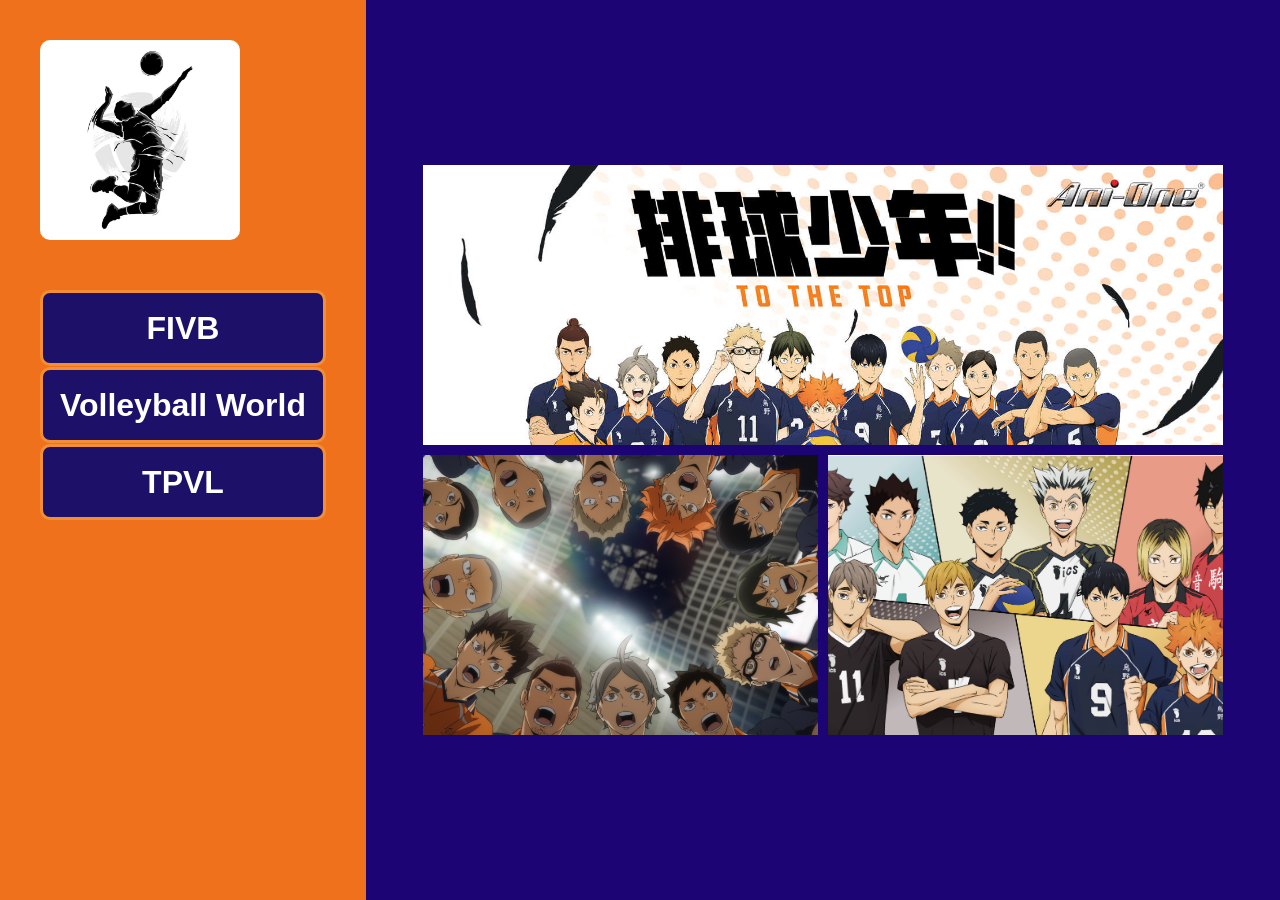
<file: RWD.html>
<!DOCTYPE html>
<html lang="en">

<head>
    <meta charset="UTF-8">
    <meta name="viewport" content="width=device-width, initial-scale=1.0">
    <title>Document</title>
    <link rel="stylesheet" href=".//css/volleyball copy.css">

</head>

<body>
    <div class="nav">
        <input type="checkbox" id="ham-btn-switch" hidden>
        <label for="ham-btn-switch" class="ham-btn">
            <div class="line line-1"></div>
            <div class="line line-2"></div>
            <div class="line line-3"></div>
        </label>
        <div class="logo"></div>
        <div class="nav-btn-all">
            <a href="https://www.fivb.com/"target="_blank">
                <div class="nav-btn nav-btn-2">FIVB</div>
            </a>
            <a href="https://en.volleyballworld.com/"target="_blank">
                <div class="nav-btn nav-btn-3">Volleyball World

                </div>
            </a>
            <a href="https://www.tpvl.tw/"target="_blank">
                <div class="nav-btn nav-btn-1">TPVL</div>
            </a>

        </div>
    </div>
    <div class="container">
        <div class="content">
            <div class="img img-1"></div>
            <div class="img img-2"></div>
            <div class="img img-3"></div>
        </div>
    </div>

</body>

</html>
</file>
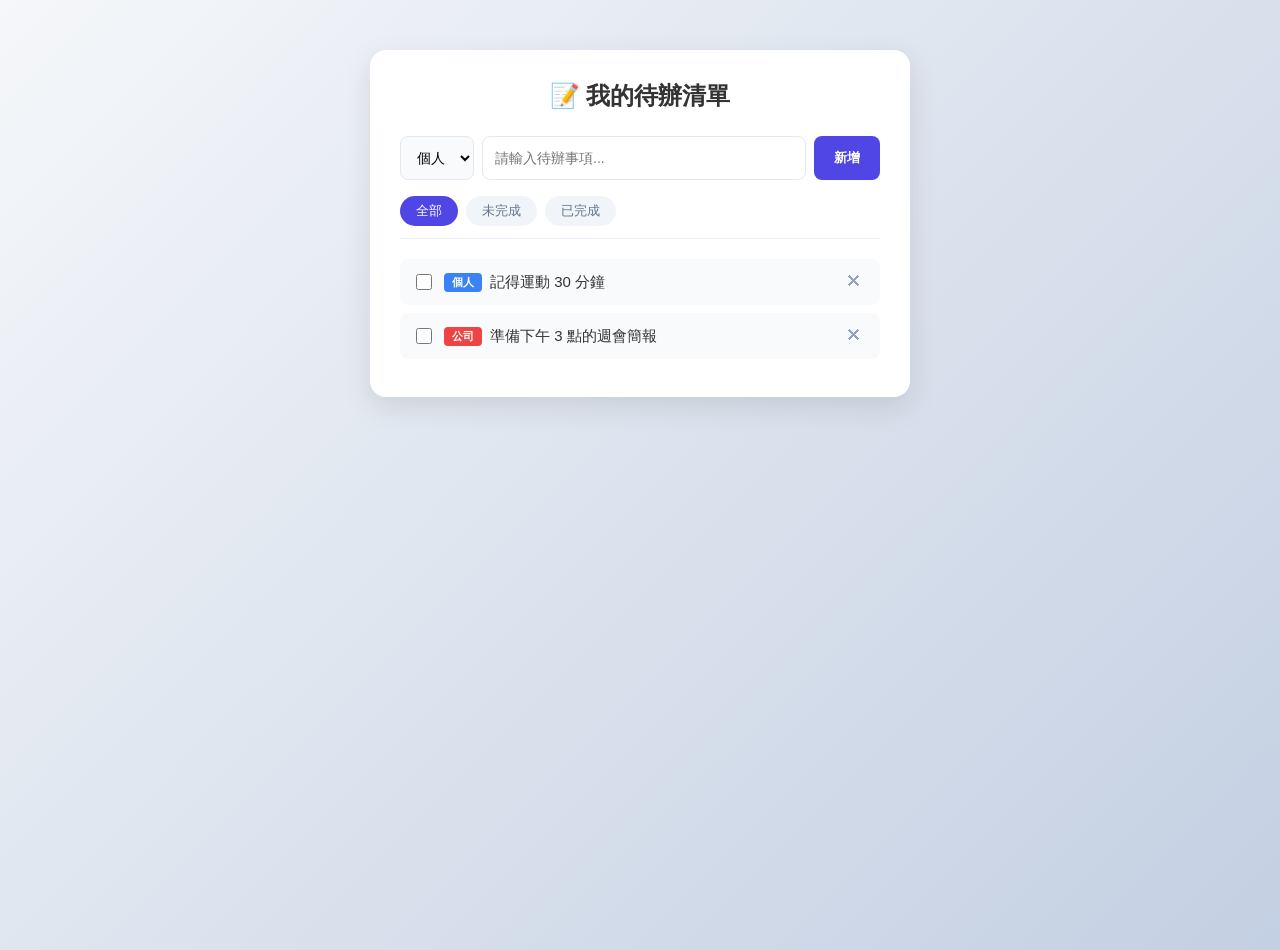
<file: ToDoList.html>
<!DOCTYPE html>
<html lang="zh-TW">
<head>
  <meta charset="UTF-8">
  <meta name="viewport" content="width=device-width, initial-scale=1.0">
  <title>我的待辦清單</title>
  <style>
    :root {
      --primary: #4f46e5;
      --primary-hover: #4338ca;
      --bg-gradient: linear-gradient(135deg, #f5f7fa 0%, #c3cfe2 100%);
      --text-main: #333;
      --tag-personal: #3b82f6;
      --tag-work: #ef4444;
    }

    body {
      font-family: 'Segoe UI', Tahoma, Geneva, Verdana, sans-serif;
      background: var(--bg-gradient);
      min-height: 100vh;
      display: flex;
      justify-content: center;
      align-items: flex-start;
      padding-top: 50px;
      margin: 0;
    }

    .todo-container {
      background: white;
      padding: 30px;
      border-radius: 16px;
      box-shadow: 0 10px 30px rgba(0, 0, 0, 0.1);
      width: 100%;
      max-width: 480px;
    }

    h2 {
      margin-top: 0;
      color: var(--text-main);
      text-align: center;
      font-size: 24px;
      margin-bottom: 24px;
    }

    /* 輸入區塊組合 */
    .input-group {
      display: flex;
      gap: 8px;
      margin-bottom: 16px;
    }

    select, input[type="text"] {
      padding: 12px;
      border: 1px solid #e2e8f0;
      border-radius: 8px;
      font-size: 14px;
      outline: none;
      transition: border-color 0.2s;
    }

    select {
      background-color: #f8fafc;
      cursor: pointer;
    }

    input[type="text"] {
      flex: 1;
    }

    select:focus, input[type="text"]:focus {
      border-color: var(--primary);
    }

    button.add-btn {
      background: var(--primary);
      color: white;
      border: none;
      padding: 12px 20px;
      border-radius: 8px;
      font-weight: 600;
      cursor: pointer;
      transition: background 0.2s;
    }

    button.add-btn:hover {
      background: var(--primary-hover);
    }

    /* 篩選標籤按鈕 */
    .filter-tags {
      display: flex;
      gap: 8px;
      margin-bottom: 20px;
      border-bottom: 1px solid #edf2f7;
      padding-bottom: 12px;
    }

    .filter-btn {
      background: #f1f5f9;
      border: none;
      padding: 6px 16px;
      border-radius: 20px;
      font-size: 13px;
      color: #64748b;
      cursor: pointer;
      transition: all 0.2s;
    }

    .filter-btn.active {
      background: var(--primary);
      color: white;
    }

    /* 待辦項目清單 */
    .todo-list {
      list-style: none;
      padding: 0;
      margin: 0;
    }

    .todo-item {
      display: flex;
      align-items: center;
      padding: 12px;
      background: #f8fafc;
      border-radius: 8px;
      margin-bottom: 8px;
      transition: all 0.2s;
    }

    .todo-item:hover {
      background: #f1f5f9;
    }

    .todo-item.completed span.todo-text {
      text-decoration: line-through;
      color: #94a3b8;
    }

    .todo-item input[type="checkbox"] {
      margin-right: 12px;
      width: 16px;
      height: 16px;
      cursor: pointer;
    }

    span.todo-text {
      flex: 1;
      font-size: 15px;
      color: var(--text-main);
    }

    /* 分類標籤樣式 */
    .category-tag {
      font-size: 11px;
      padding: 2px 8px;
      border-radius: 4px;
      color: white;
      margin-right: 8px;
      font-weight: bold;
    }

    .tag-personal { background-color: var(--tag-personal); }
    .tag-work { background-color: var(--tag-work); }

    /* 刪除按鈕 */
    .delete-btn {
      background: none;
      border: none;
      color: #94a3b8;
      cursor: pointer;
      font-size: 16px;
      transition: color 0.2s;
    }

    .delete-btn:hover {
      color: #ef4444;
    }
  </style>
</head>
<body>

  <div class="todo-container">
    <h2>📝 我的待辦清單</h2>
    
    <div class="input-group">
      <select id="categorySelect">
        <option value="personal">個人</option>
        <option value="work">公司</option>
      </select>
      <input type="text" id="todoInput" placeholder="請輸入待辦事項...">
      <button class="add-btn" onclick="addTodo()">新增</button>
    </div>

    <div class="filter-tags">
      <button class="filter-btn active" onclick="filterTodo('all', this)">全部</button>
      <button class="filter-btn" onclick="filterTodo('active', this)">未完成</button>
      <button class="filter-btn" onclick="filterTodo('completed', this)">已完成</button>
    </div>

    <ul class="todo-list" id="todoList">
      <li class="todo-item" data-category="personal" data-status="active">
        <input type="checkbox" onchange="toggleComplete(this)">
        <span class="category-tag tag-personal">個人</span>
        <span class="todo-text">記得運動 30 分鐘</span>
        <button class="delete-btn" onclick="deleteTodo(this)">✕</button>
      </li>
      <li class="todo-item" data-category="work" data-status="active">
        <input type="checkbox" onchange="toggleComplete(this)">
        <span class="category-tag tag-work">公司</span>
        <span class="todo-text">準備下午 3 點的週會簡報</span>
        <button class="delete-btn" onclick="deleteTodo(this)">✕</button>
      </li>
    </ul>
  </div>

  <script>
    const todoInput = document.getElementById('todoInput');
    const categorySelect = document.getElementById('categorySelect');
    const todoList = document.getElementById('todoList');
    let currentFilter = 'all';

    // 新增待辦事項
    function addTodo() {
      const text = todoInput.value.trim();
      if (!text) return alert('請輸入內容！');

      const category = categorySelect.value;
      const categoryText = category === 'personal' ? '個人' : '公司';
      const tagClass = category === 'personal' ? 'tag-personal' : 'tag-work';

      const li = document.createElement('li');
      li.className = 'todo-item';
      li.setAttribute('data-category', category);
      li.setAttribute('data-status', 'active');

      li.innerHTML = `
        <input type="checkbox" onchange="toggleComplete(this)">
        <span class="category-tag ${tagClass}">${categoryText}</span>
        <span class="todo-text">${text}</span>
        <button class="delete-btn" onclick="deleteTodo(this)">✕</button>
      `;

      todoList.appendChild(li);
      todoInput.value = ''; // 清空輸入框
      
      // 根據當前篩選狀態決定是否隱藏新項目
      applyFilter();
    }

    // 切換完成狀態
    function toggleComplete(checkbox) {
      const item = checkbox.parentElement;
      if (checkbox.checked) {
        item.classList.add('completed');
        item.setAttribute('data-status', 'completed');
      } else {
        item.classList.remove('completed');
        item.setAttribute('data-status', 'active');
      }
      applyFilter();
    }

    // 刪除項目
    function deleteTodo(button) {
      button.parentElement.remove();
    }

    // 點擊篩選標籤
    function filterTodo(status, btnElement) {
      // 切換按鈕 active 樣式
      document.querySelectorAll('.filter-btn').forEach(btn => btn.classList.remove('active'));
      btnElement.classList.add('active');
      
      currentFilter = status;
      applyFilter();
    }

    // 執行篩選邏輯
    function applyFilter() {
      const items = document.querySelectorAll('.todo-item');
      items.forEach(item => {
        const status = item.getAttribute('data-status');
        
        if (currentFilter === 'all') {
          item.style.display = 'flex';
        } else if (currentFilter === 'active' && status === 'active') {
          item.style.display = 'flex';
        } else if (currentFilter === 'completed' && status === 'completed') {
          item.style.display = 'flex';
        } else {
          item.style.display = 'none';
        }
      });
    }

    // 支援按下 Enter 鍵新增
    todoInput.addEventListener('keypress', function(e) {
      if (e.key === 'Enter') addTodo();
    });
  </script>
</body>
</html>
</file>
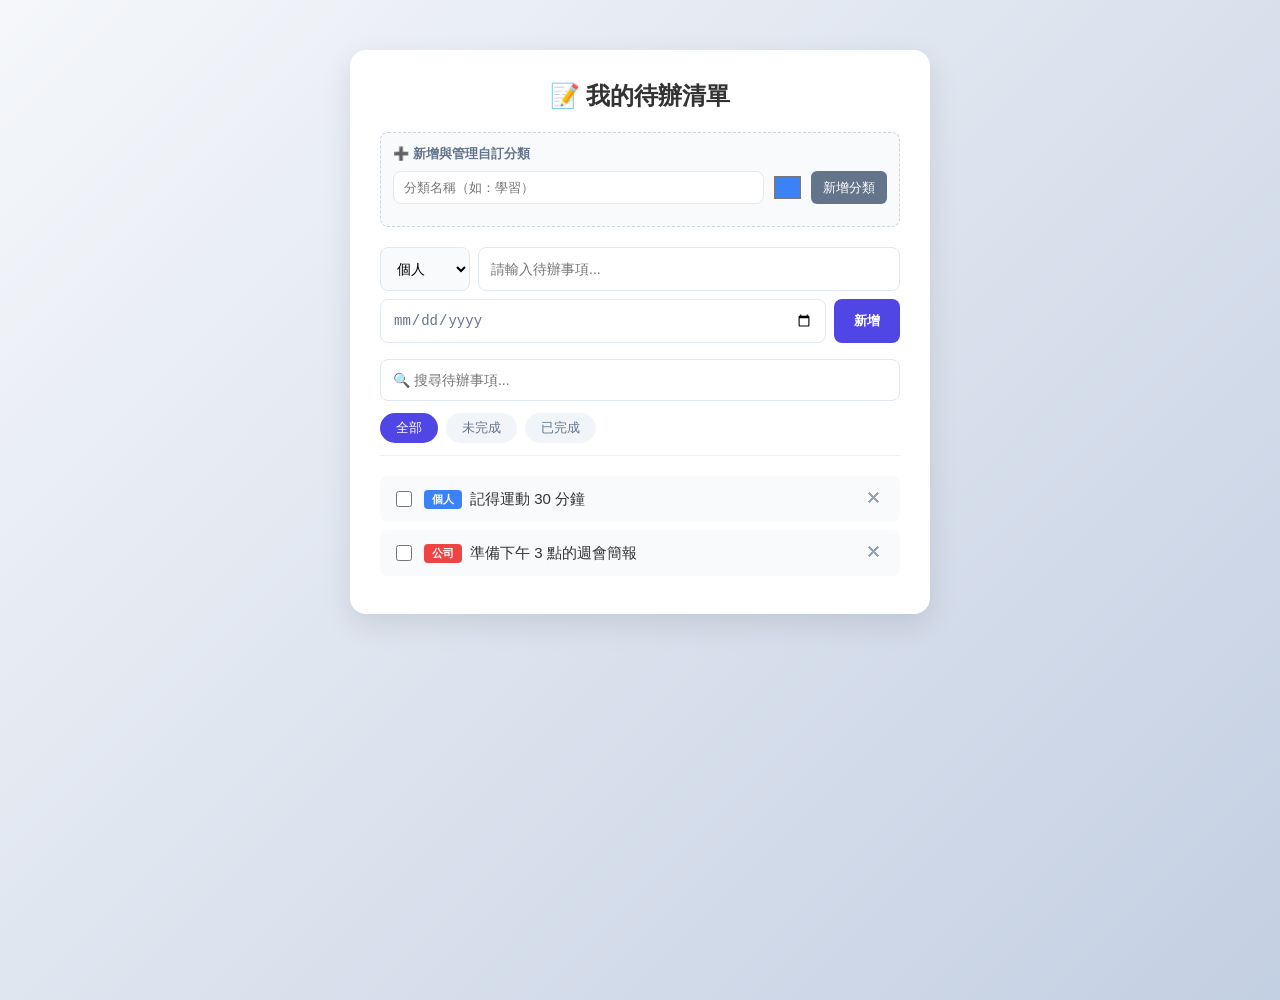
<file: ToDoList02.html>
<!DOCTYPE html>
<html lang="zh-TW">
<head>
  <meta charset="UTF-8">
  <meta name="viewport" content="width=device-width, initial-scale=1.0">
  <title>我的待辦清單</title>
  <style>
    :root {
      --primary: #4f46e5;
      --primary-hover: #4338ca;
      --bg-gradient: linear-gradient(135deg, #f5f7fa 0%, #c3cfe2 100%);
      --text-main: #333;
    }

    body {
      font-family: 'Segoe UI', Tahoma, Geneva, Verdana, sans-serif;
      background: var(--bg-gradient);
      min-height: 100vh;
      display: flex;
      justify-content: center;
      align-items: flex-start;
      padding: 50px 0;
      margin: 0;
    }

    .todo-container {
      background: white;
      padding: 30px;
      border-radius: 16px;
      box-shadow: 0 10px 30px rgba(0, 0, 0, 0.1);
      width: 100%;
      max-width: 520px;
    }

    h2 {
      margin-top: 0;
      color: var(--text-main);
      text-align: center;
      font-size: 24px;
      margin-bottom: 20px;
    }

    /* 分類管理區塊 */
    .category-manager {
      background: #f8fafc;
      padding: 12px;
      border-radius: 8px;
      margin-bottom: 20px;
      border: 1px dashed #cbd5e1;
    }
    .category-manager h4 {
      margin: 0 0 8px 0;
      font-size: 13px;
      color: #64748b;
    }
    .cat-input-group {
      display: flex;
      gap: 6px;
      margin-bottom: 10px;
    }
    .cat-input-group input[type="text"] {
      flex: 1;
      padding: 6px 10px;
      font-size: 13px;
    }
    .cat-input-group input[type="color"] {
      border: none;
      width: 35px;
      height: 33px;
      cursor: pointer;
      background: transparent;
    }
    .cat-btn {
      background: #64748b;
      color: white;
      border: none;
      padding: 0 12px;
      border-radius: 6px;
      font-size: 13px;
      cursor: pointer;
    }

    /* 新增：自訂分類標籤管理清單 */
    .custom-tags-list {
      display: flex;
      flex-wrap: wrap;
      gap: 6px;
    }
    .manage-tag-item {
      display: inline-flex;
      align-items: center;
      font-size: 11px;
      padding: 2px 6px 2px 8px;
      border-radius: 4px;
      color: white;
      font-weight: bold;
    }
    .manage-tag-del {
      background: none;
      border: none;
      color: rgba(255,255,255,0.7);
      cursor: pointer;
      font-size: 11px;
      margin-left: 4px;
      padding: 0 2px;
    }
    .manage-tag-del:hover {
      color: white;
    }

    /* 輸入區塊組合 */
    .input-group {
      display: flex;
      flex-direction: column;
      gap: 8px;
      margin-bottom: 16px;
    }
    .input-row-1 {
      display: flex;
      gap: 8px;
    }
    .input-row-2 {
      display: flex;
      gap: 8px;
    }

    select, input[type="text"], input[type="date"] {
      padding: 12px;
      border: 1px solid #e2e8f0;
      border-radius: 8px;
      font-size: 14px;
      outline: none;
      transition: border-color 0.2s;
    }

    select {
      background-color: #f8fafc;
      cursor: pointer;
      min-width: 90px;
    }

    input[type="text"] {
      flex: 1;
    }
    input[type="date"] {
      flex: 1;
      color: #64748b;
    }

    select:focus, input[type="text"]:focus, input[type="date"]:focus {
      border-color: var(--primary);
    }

    button.add-btn {
      background: var(--primary);
      color: white;
      border: none;
      padding: 12px 20px;
      border-radius: 8px;
      font-weight: 600;
      cursor: pointer;
      transition: background 0.2s;
    }

    button.add-btn:hover {
      background: var(--primary-hover);
    }

    /* 搜尋框與篩選標籤 */
    .search-box {
      width: 100%;
      box-sizing: border-box;
      padding: 10px;
      margin-bottom: 12px;
      border-radius: 8px;
      border: 1px solid #e2e8f0;
      font-size: 13px;
    }

    .filter-tags {
      display: flex;
      gap: 8px;
      margin-bottom: 20px;
      border-bottom: 1px solid #edf2f7;
      padding-bottom: 12px;
    }

    .filter-btn {
      background: #f1f5f9;
      border: none;
      padding: 6px 16px;
      border-radius: 20px;
      font-size: 13px;
      color: #64748b;
      cursor: pointer;
      transition: all 0.2s;
    }

    .filter-btn.active {
      background: var(--primary);
      color: white;
    }

    /* 待辦項目清單 */
    .todo-list {
      list-style: none;
      padding: 0;
      margin: 0;
    }

    .todo-item {
      display: flex;
      align-items: center;
      padding: 12px;
      background: #f8fafc;
      border-radius: 8px;
      margin-bottom: 8px;
      transition: all 0.2s;
    }

    .todo-item:hover {
      background: #f1f5f9;
    }

    .todo-item.completed span.todo-text {
      text-decoration: line-through;
      color: #94a3b8;
    }

    .todo-item input[type="checkbox"] {
      margin-right: 12px;
      width: 16px;
      height: 16px;
      cursor: pointer;
    }

    span.todo-text {
      flex: 1;
      font-size: 15px;
      color: var(--text-main);
    }

    /* 截止日期樣式 */
    .due-date-tag {
      font-size: 12px;
      color: #64748b;
      margin-right: 12px;
    }
    .due-urgent {
      color: #ef4444 !important;
      font-weight: bold;
    }

    /* 分類標籤樣式 */
    .category-tag {
      font-size: 11px;
      padding: 2px 8px;
      border-radius: 4px;
      color: white;
      margin-right: 8px;
      font-weight: bold;
    }

    /* 刪除按鈕 */
    .delete-btn {
      background: none;
      border: none;
      color: #94a3b8;
      cursor: pointer;
      font-size: 16px;
      transition: color 0.2s;
    }

    .delete-btn:hover {
      color: #ef4444;
    }
  </style>
</head>
<body>

  <div class="todo-container">
    <h2>📝 我的待辦清單</h2>
    
    <div class="category-manager">
      <h4>➕ 新增與管理自訂分類</h4>
      <div class="cat-input-group">
        <input type="text" id="newCatName" placeholder="分類名稱（如：學習）">
        <input type="color" id="newCatColor" value="#3b82f6">
        <button class="cat-btn" onclick="addCustomCategory()">新增分類</button>
      </div>
      <div class="custom-tags-list" id="customTagsList"></div>
    </div>

    <div class="input-group">
      <div class="input-row-1">
        <select id="categorySelect">
          <option value="personal" data-color="#3b82f6">個人</option>
          <option value="work" data-color="#ef4444">公司</option>
        </select>
        <input type="text" id="todoInput" placeholder="請輸入待辦事項...">
      </div>
      <div class="input-row-2">
        <input type="date" id="dueDateInput" title="設定截止日期">
        <button class="add-btn" onclick="addTodo()">新增</button>
      </div>
    </div>

    <input type="text" id="searchInput" class="search-box" placeholder="🔍 搜尋待辦事項..." oninput="applyFilter()">

    <div class="filter-tags">
      <button class="filter-btn active" onclick="filterTodo('all', this)">全部</button>
      <button class="filter-btn" onclick="filterTodo('active', this)">未完成</button>
      <button class="filter-btn" onclick="filterTodo('completed', this)">已完成</button>
    </div>

    <ul class="todo-list" id="todoList">
      <li class="todo-item" data-category="personal" data-status="active">
        <input type="checkbox" onchange="toggleComplete(this)">
        <span class="category-tag" style="background-color: #3b82f6;">個人</span>
        <span class="todo-text" ondblclick="editTodo(this)" title="雙擊可編輯文字">記得運動 30 分鐘</span>
        <span class="due-date-tag"></span>
        <button class="delete-btn" onclick="deleteTodo(this)">✕</button>
      </li>
      <li class="todo-item" data-category="work" data-status="active">
        <input type="checkbox" onchange="toggleComplete(this)">
        <span class="category-tag" style="background-color: #ef4444;">公司</span>
        <span class="todo-text" ondblclick="editTodo(this)" title="雙擊可編輯文字">準備下午 3 點的週會簡報</span>
        <span class="due-date-tag"></span>
        <button class="delete-btn" onclick="deleteTodo(this)">✕</button>
      </li>
    </ul>
  </div>

  <script>
    const todoInput = document.getElementById('todoInput');
    const categorySelect = document.getElementById('categorySelect');
    const dueDateInput = document.getElementById('dueDateInput');
    const searchInput = document.getElementById('searchInput');
    const todoList = document.getElementById('todoList');
    const customTagsList = document.getElementById('customTagsList');
    let currentFilter = 'all';

    // 網頁載入時，還原 LocalStorage 中的狀態
    const savedHtml = localStorage.getItem('myTodoListHtml');
    if (savedHtml) {
      todoList.innerHTML = savedHtml;
    }
    const savedCategories = localStorage.getItem('myTodoCategoriesHtml');
    if (savedCategories) {
      categorySelect.innerHTML = savedCategories;
    }
    const savedTagsList = localStorage.getItem('myCustomTagsListHtml');
    if (savedTagsList) {
      customTagsList.innerHTML = savedTagsList;
    }

    // 檢查日期過期
    function checkDateUrgency() {
      const items = document.querySelectorAll('.todo-item');
      const todayStr = new Date().toISOString().split('T')[0];

      items.forEach(item => {
        const dateTag = item.querySelector('.due-date-tag');
        if (dateTag && dateTag.getAttribute('data-date')) {
          const itemDate = dateTag.getAttribute('data-date');
          if (itemDate <= todayStr && item.getAttribute('data-status') === 'active') {
            dateTag.classList.add('due-urgent');
          } else {
            dateTag.classList.remove('due-urgent');
          }
        }
      });
    }

    // 新增自訂分類
    function addCustomCategory() {
      const nameInput = document.getElementById('newCatName');
      const colorInput = document.getElementById('newCatColor');
      const name = nameInput.value.trim();
      
      if (!name) return alert('請輸入分類名稱！');

      const options = Array.from(categorySelect.options);
      if (options.some(opt => opt.text === name)) {
        return alert('此分類已存在！');
      }

      const categoryValue = 'custom_' + Date.now();
      const color = colorInput.value;

      // 1. 加到下拉選單
      const option = document.createElement('option');
      option.value = categoryValue;
      option.text = name;
      option.setAttribute('data-color', color);
      categorySelect.appendChild(option);

      // 2. 加到管理面板清單（帶有刪除按鈕）
      const tagSpan = document.createElement('span');
      tagSpan.className = 'manage-tag-item';
      tagSpan.style.backgroundColor = color;
      tagSpan.setAttribute('data-val', categoryValue);
      tagSpan.innerHTML = `${name} <button class="manage-tag-del" onclick="deleteCustomCategory('${categoryValue}', this)">✕</button>`;
      customTagsList.appendChild(tagSpan);

      nameInput.value = '';
      save();
    }

    // 刪除自訂分類
    function deleteCustomCategory(categoryValue, btnElement) {
      if (!confirm('確定要刪除此分類嗎？（已建立的待辦事項不會被刪除，但分類會保留原色）')) return;

      // 1. 從下拉選單中移除該 option
      const optionToRemove = categorySelect.querySelector(`option[value="${categoryValue}"]`);
      if (optionToRemove) {
        optionToRemove.remove();
      }

      // 2. 從管理面板中移除該標籤外觀
      btnElement.parentElement.remove();

      save();
    }

    // 新增待辦事項
    function addTodo() {
      const text = todoInput.value.trim();
      if (!text) return alert('請輸入內容！');

      const selectedOption = categorySelect.options[categorySelect.selectedIndex];
      const categoryText = selectedOption.text;
      const categoryColor = selectedOption.getAttribute('data-color') || '#3b82f6';
      const categoryValue = categorySelect.value;
      
      const dueDate = dueDateInput.value; 
      let dueDateHtml = '';
      if (dueDate) {
        const displayDate = dueDate.substring(5); 
        dueDateHtml = `<span class="due-date-tag" data-date="${dueDate}">⏳ ${displayDate} 截止</span>`;
      } else {
        dueDateHtml = `<span class="due-date-tag"></span>`;
      }

      const li = document.createElement('li');
      li.className = 'todo-item';
      li.setAttribute('data-category', categoryValue);
      li.setAttribute('data-status', 'active');

      li.innerHTML = `
        <input type="checkbox" onchange="toggleComplete(this)">
        <span class="category-tag" style="background-color: ${categoryColor};">${categoryText}</span>
        <span class="todo-text" ondblclick="editTodo(this)" title="雙擊可編輯文字">${text}</span>
        ${dueDateHtml}
        <button class="delete-btn" onclick="deleteTodo(this)">✕</button>
      `;

      todoList.appendChild(li);
      todoInput.value = '';
      dueDateInput.value = '';
      
      applyFilter();
    }

    // 雙擊編輯
    function editTodo(textSpan) {
      if (textSpan.parentElement.classList.contains('completed')) return;

      const currentText = textSpan.innerText;
      const input = document.createElement('input');
      input.type = 'text';
      input.value = currentText;
      input.style.width = '50%'; 
      input.style.fontSize = '15px';
      input.style.padding = '4px 8px';

      function finishEdit() {
        const newText = input.value.trim();
        if (newText) {
          textSpan.innerText = newText;
        } else {
          textSpan.innerText = currentText;
        }
        input.replaceWith(textSpan);
        save();
      }

      input.onblur = finishEdit;
      input.onkeypress = function(e) {
        if (e.key === 'Enter') finishEdit();
      };

      textSpan.replaceWith(input);
      input.focus();
    }

    // 切換完成狀態
    function toggleComplete(checkbox) {
      const item = checkbox.parentElement;
      if (checkbox.checked) {
        item.classList.add('completed');
        item.setAttribute('data-status', 'completed');
        checkbox.setAttribute('checked', 'true');
      } else {
        item.classList.remove('completed');
        item.setAttribute('data-status', 'active');
        checkbox.removeAttribute('checked');
      }
      applyFilter();
    }

    // 刪除項目
    function deleteTodo(button) {
      button.parentElement.remove();
      save();
    }

    // 篩選切換
    function filterTodo(status, btnElement) {
      document.querySelectorAll('.filter-btn').forEach(btn => btn.classList.remove('active'));
      btnElement.classList.add('active');
      
      currentFilter = status;
      applyFilter();
    }

    // 執行搜尋與篩選
    function applyFilter() {
      const items = document.querySelectorAll('.todo-item');
      const keyword = searchInput.value.toLowerCase().trim();

      items.forEach(item => {
        const status = item.getAttribute('data-status');
        const text = item.querySelector('.todo-text').innerText.toLowerCase();
        
        let matchFilter = false;
        if (currentFilter === 'all') matchFilter = true;
        else if (currentFilter === 'active' && status === 'active') matchFilter = true;
        else if (currentFilter === 'completed' && status === 'completed') matchFilter = true;

        const matchSearch = text.includes(keyword);

        if (matchFilter && matchSearch) {
          item.style.display = 'flex';
        } else {
          item.style.display = 'none';
        }
      });

      checkDateUrgency();
      save();
    }

    // 儲存所有 HTML 區塊到 LocalStorage
    function save() {
      localStorage.setItem('myTodoListHtml', todoList.innerHTML);
      localStorage.setItem('myTodoCategoriesHtml', categorySelect.innerHTML);
      localStorage.setItem('myCustomTagsListHtml', customTagsList.innerHTML); // 👈 多儲存管理清單的外觀
    }

    todoInput.addEventListener('keypress', function(e) {
      if (e.key === 'Enter') addTodo();
    });

    checkDateUrgency();
  </script>
</body>
</html>
</file>
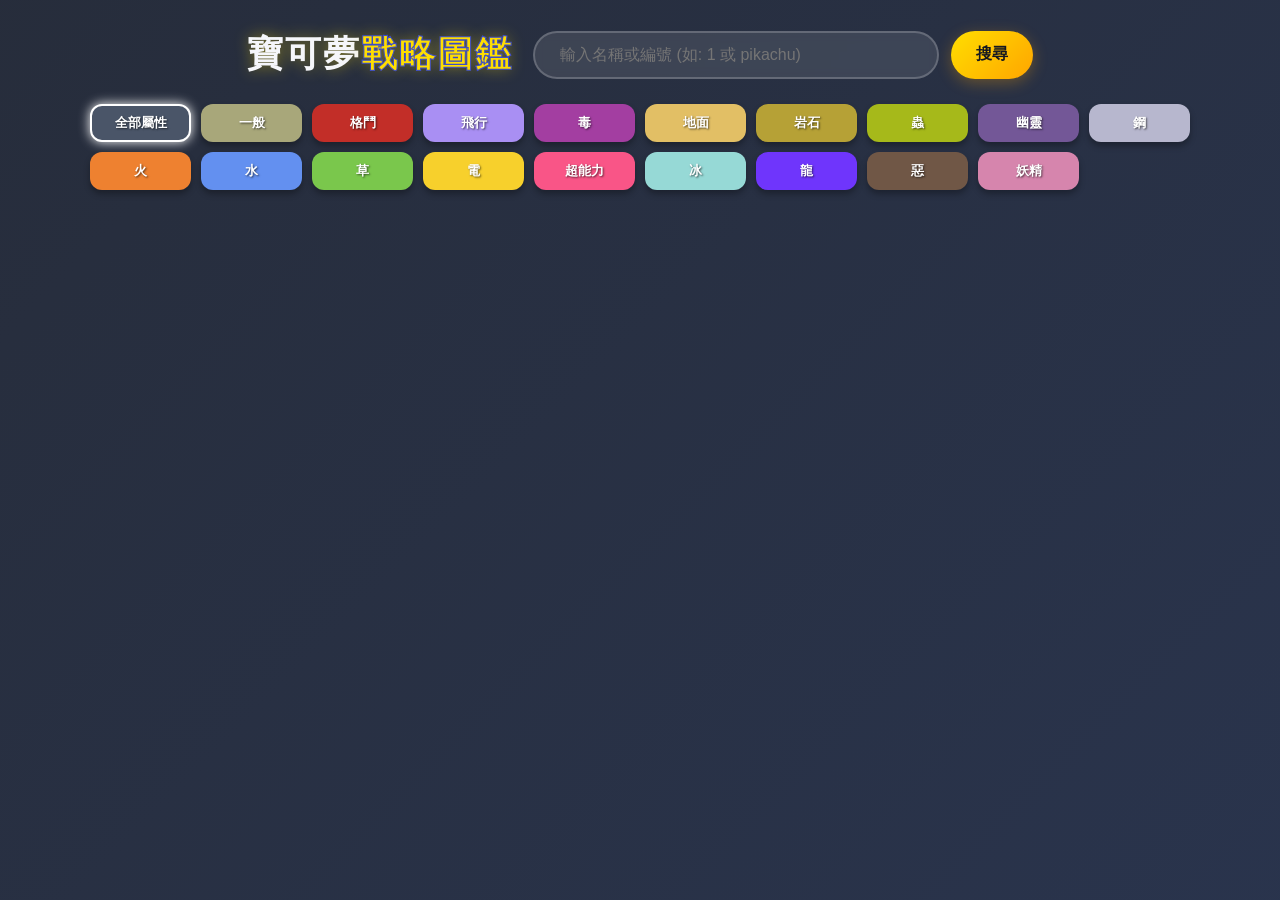
<file: 寶可夢圖鑑plus.html>
<!DOCTYPE html>
<html lang="zh-TW">

<head>
    <meta charset="UTF-8">
    <meta name="viewport" content="width=device-width, initial-scale=1.0">
    <title>寶可夢對戰戰略圖鑑</title>
    <style>
        * {
            box-sizing: border-box;
            margin: 0;
            padding: 0;
        }

        body {
            font-family: '-apple-system', BlinkMacSystemFont, "Segoe UI", Roboto, 'PingFang TC', sans-serif;
            background: linear-gradient(135deg, rgba(15, 22, 38, 0.9), rgba(30, 41, 67, 0.95)),
                        url('https://images.unsplash.com/photo-1542751371-adc38448a05e?auto=format&fit=crop&w=1920&q=80') no-repeat center center fixed;
            background-size: cover;
            min-height: 100vh;
            padding: 30px 20px;
            color: #f5f6fa;
        }

        .nav {
            display: flex;
            align-items: center;
            justify-content: center;
            gap: 20px;
            margin-bottom: 25px;
            flex-wrap: wrap;
        }

        .pokemo {
            font-size: 36px;
            font-weight: 900;
            letter-spacing: 2px;
            cursor: pointer;
            text-shadow: 0 0 15px rgba(255, 222, 0, 0.4);
        }

        .pokemo span {
            color: #ffde00;
            -webkit-text-stroke: 1px #3b4cca;
        }

        .search-container {
            display: flex;
            align-items: center;
            gap: 12px;
            width: 100%;
            max-width: 500px;
        }

        #search {
            flex: 1;
            height: 48px;
            border: 2px solid rgba(255, 255, 255, 0.2);
            border-radius: 30px;
            padding: 0 25px;
            font-size: 16px;
            outline: none;
            background: rgba(255, 255, 255, 0.1);
            color: #fff;
            backdrop-filter: blur(5px);
            transition: all 0.3s;
        }

        #search:focus {
            border-color: #ffde00;
            box-shadow: 0 0 15px rgba(255, 222, 0, 0.3);
        }

        #search-btn, .back-btn {
            height: 48px;
            padding: 0 25px;
            background: linear-gradient(135deg, #ffde00, #ffa500);
            color: #141821;
            border: none;
            border-radius: 30px;
            font-size: 16px;
            font-weight: bold;
            cursor: pointer;
            box-shadow: 0 4px 15px rgba(255, 165, 0, 0.3);
            transition: all 0.2s;
        }

        #search-btn:hover, .back-btn:hover {
            transform: translateY(-2px);
            box-shadow: 0 6px 20px rgba(255, 222, 0, 0.5);
        }

        .back-btn {
            background: linear-gradient(135deg, #f3f4f6, #d1d5db);
            color: #1f2937;
            box-shadow: 0 4px 15px rgba(0,0,0,0.3);
            margin-bottom: 25px;
            display: none;
        }

        .typ {
            display: grid;
            grid-template-columns: repeat(10, 1fr);
            gap: 10px;
            max-width: 1100px;
            margin: 0 auto 30px auto;
        }

        @media (max-width: 900px) { .typ { grid-template-columns: repeat(5, 1fr); } }
        @media (max-width: 500px) { .typ { grid-template-columns: repeat(3, 1fr); } }

        .typ button {
            padding: 8px 12px;
            border: 2px solid transparent;
            border-radius: 12px;
            color: white;
            font-size: 13px;
            font-weight: bold;
            cursor: pointer;
            transition: all 0.2s;
            text-shadow: 1px 1px 2px rgba(0,0,0,0.6);
            box-shadow: 0 4px 6px rgba(0,0,0,0.3);
            text-align: center;
        }

        .typ button:hover {
            transform: translateY(-2px);
            filter: brightness(1.1);
        }

        .typ button.active {
            border-color: #fff;
            box-shadow: 0 0 12px #fff;
        }

        .main-layout {
            max-width: 1300px;
            margin: 0 auto;
            min-height: 50vh;
            display: flex;
            align-items: center;
            justify-content: center;
        }

        .list-section {
            width: 100%;
        }

        .detail-section {
            display: none; 
            width: 100%;
            flex-wrap: wrap;
            gap: 30px;
            align-items: flex-start; 
            justify-content: center;
            animation: fadeIn 0.4s ease-out;
        }

        .glass-panel {
            background: rgba(255, 255, 255, 0.06);
            border: 1px solid rgba(255, 255, 255, 0.12);
            backdrop-filter: blur(15px);
            -webkit-backdrop-filter: blur(15px);
            border-radius: 24px;
            padding: 30px;
            box-shadow: 0 20px 40px rgba(0, 0, 0, 0.4);
        }

        .focus-card-wrapper {
            flex: 1;
            min-width: 320px;
            max-width: 420px;
            display: flex;
            flex-direction: column;
            gap: 20px;
        }

        .focus-card {
            text-align: center;
            border: 2px solid rgba(255, 222, 0, 0.3);
        }

        .focus-card img {
            width: 220px;
            height: 220px;
            filter: drop-shadow(0 12px 20px rgba(0,0,0,0.4));
        }

        .focus-card .name {
            font-size: 32px;
            margin: 15px 0;
            color: #ffde00;
            text-transform: uppercase;
        }

        /* 新增：種族值數據列 */
        .stats-container {
            display: flex;
            flex-direction: column;
            gap: 10px;
            margin-top: 5px;
        }

        .stat-row {
            display: flex;
            align-items: center;
            font-size: 14px;
        }

        .stat-label {
            width: 50px;
            color: #ccc;
            text-align: left;
        }

        .stat-bar-bg {
            flex: 1;
            background: rgba(255, 255, 255, 0.1);
            height: 10px;
            border-radius: 5px;
            margin: 0 12px;
            overflow: hidden;
        }

        .stat-bar {
            height: 100%;
            width: 0%;
            border-radius: 5px;
            transition: width 0.6s cubic-bezier(0.4, 0, 0.2, 1);
        }

        .stat-bar.hp    { background: linear-gradient(90deg, #ff5959, #ff7474); }
        .stat-bar.atk   { background: linear-gradient(90deg, #f5ac78, #fbc093); }
        .stat-bar.def   { background: linear-gradient(90deg, #fae078, #fbe69e); }
        .stat-bar.spatk { background: linear-gradient(90deg, #9db7f5, #b0c7fb); }
        .stat-bar.spdef { background: linear-gradient(90deg, #a7db8d, #c1e7ac); }
        .stat-bar.spd   { background: linear-gradient(90deg, #fa92b2, #fbb1c9); }

        .stat-val {
            width: 30px;
            text-align: right;
            font-weight: bold;
            color: #fff;
        }

        .total-row {
            margin-top: 5px;
            padding-top: 10px;
            border-top: 1px solid rgba(255, 255, 255, 0.15);
            justify-content: space-between;
        }

        .stat-val-total {
            color: #ffde00;
            font-weight: bold;
            font-size: 16px;
        }

        .info-box-wrapper {
            flex: 1.8;
            min-width: 350px;
            display: flex;
            flex-direction: column;
            gap: 20px;
        }

        .info-sub-panel h3 {
            color: #ffde00;
            font-size: 18px;
            margin-bottom: 12px;
            border-left: 4px solid #ffde00;
            padding-left: 10px;
            text-shadow: 1px 1px 2px rgba(0,0,0,0.5);
        }

        .skills-container, .weakness-container, .abilities-container {
            display: flex;
            flex-wrap: wrap;
            gap: 8px;
            margin-bottom: 10px;
        }

        .skill-badge {
            background: rgba(255,255,255,0.1);
            padding: 6px 14px;
            border-radius: 8px;
            font-size: 14px;
            border: 1px solid rgba(255,255,255,0.05);
            text-transform: capitalize;
        }

        /* 新增：特性標籤樣式 */
        .ability-badge {
            background: rgba(42, 46, 61, 0.7);
            color: #fff;
            padding: 6px 14px;
            border-radius: 20px;
            font-size: 14px;
            border: 1px solid rgba(255, 255, 255, 0.15);
            text-transform: capitalize;
        }

        .ability-badge.hidden-ability {
            border-color: #fa92b2;
            color: #fbb1c9;
            background: rgba(250, 146, 178, 0.1);
        }

        .container {
            display: flex;
            flex-wrap: wrap;
            justify-content: center;
            gap: 15px;
        }

        .cards {
            width: 160px;
            background: rgba(255, 255, 255, 0.07);
            border: 1px solid rgba(255, 255, 255, 0.1);
            backdrop-filter: blur(10px);
            text-align: center;
            border-radius: 20px;
            padding: 18px 10px;
            box-shadow: 0 4px 10px rgba(0,0,0,0.2);
            transition: all 0.25s cubic-bezier(0.4, 0, 0.2, 1);
            cursor: pointer;
            color: #fff;
        }

        .cards:hover {
            transform: translateY(-5px);
            border-color: #ffde00;
            background: rgba(255, 255, 255, 0.14);
            box-shadow: 0 8px 25px rgba(255, 222, 0, 0.25);
        }

        .num {
            font-size: 13px;
            color: #ccc;
            font-weight: bold;
        }

        .cards img {
            width: 95px;
            height: 95px;
            object-fit: contain;
        }

        .name {
            font-weight: bold;
            font-size: 16px;
            margin-bottom: 8px;
            text-transform: capitalize;
        }

        .type {
            display: flex;
            justify-content: center;
            gap: 4px;
            flex-wrap: wrap;
        }

        .type-badge {
            padding: 3px 10px;
            border-radius: 8px;
            color: white;
            font-size: 12px;
            font-weight: bold;
            text-shadow: 1px 1px 1px rgba(0,0,0,0.5);
            box-shadow: 0 2px 4px rgba(0,0,0,0.3);
        }

        @keyframes fadeIn {
            from { opacity: 0; transform: translateY(15px); }
            to { opacity: 1; transform: translateY(0); }
        }
    </style>
</head>

<body>
    <div class="nav">
        <div class="pokemo" id="logo">寶可夢<span>戰略圖鑑</span></div>
        <div class="search-container">
            <input id="search" type="text" placeholder="輸入名稱或編號 (如: 1 或 pikachu)">
            <button id="search-btn" type="button">搜尋</button>
        </div>
    </div>

    <div class="typ" id="type-tags-container">
        <button class="active" style="background-color: #4a5568;" data-type="all">全部屬性</button>
    </div>

    <div style="text-align: center;">
        <button class="back-btn" id="back-btn">← 返回大集合列表</button>
    </div>

    <div class="main-layout">
        <div class="list-section" id="list-section">
            <div class="container" id="main-list-container"></div>
        </div>

        <div class="detail-section" id="detail-section">
            <div class="focus-card-wrapper">
                <div class="focus-card glass-panel" id="focus-card-target"></div>
                
                <div class="glass-panel" style="padding: 20px;">
                    <div class="stats-container">
                        <div class="stat-row"><span class="stat-label">HP</span><div class="stat-bar-bg"><div class="stat-bar hp"></div></div><span class="stat-val" id="stat-hp">0</span></div>
                        <div class="stat-row"><span class="stat-label">攻擊</span><div class="stat-bar-bg"><div class="stat-bar atk"></div></div><span class="stat-val" id="stat-atk">0</span></div>
                        <div class="stat-row"><span class="stat-label">防禦</span><div class="stat-bar-bg"><div class="stat-bar def"></div></div><span class="stat-val" id="stat-def">0</span></div>
                        <div class="stat-row"><span class="stat-label">特攻</span><div class="stat-bar-bg"><div class="stat-bar spatk"></div></div><span class="stat-val" id="stat-spatk">0</span></div>
                        <div class="stat-row"><span class="stat-label">特防</span><div class="stat-bar-bg"><div class="stat-bar spdef"></div></div><span class="stat-val" id="stat-spdef">0</span></div>
                        <div class="stat-row"><span class="stat-label">速度</span><div class="stat-bar-bg"><div class="stat-bar spd"></div></div><span class="stat-val" id="stat-spd">0</span></div>
                        <div class="stat-row total-row"><span class="stat-label" style="color: #ffde00; font-weight: bold;">總和</span><span class="stat-val-total" id="stat-total">0</span></div>
                    </div>
                </div>
            </div>
            
            <div class="info-box-wrapper glass-panel">
                <div class="info-sub-panel">
                    <h3>特性 (Abilities)</h3>
                    <div class="abilities-container" id="abilities-container"></div>
                </div>

                <div class="info-sub-panel">
                    <h3>精選推薦招式 (Moves)</h3>
                    <div class="skills-container" id="skills-container"></div>
                </div>
                
                <div class="info-sub-panel">
                    <h3>雙倍弱點相剋屬性 (Weaknesses)</h3>
                    <div class="weakness-container" id="weakness-container"></div>
                </div>

                <div class="info-sub-panel">
                    <h3>完整生態進化鏈（含退化/進化型態）</h3>
                    <div class="container" id="evolution-container"></div>
                </div>
            </div>
        </div>
    </div>

<script>
    const mainListContainer = document.getElementById("main-list-container");
    const typeTagsContainer = document.getElementById("type-tags-container");
    const searchInput = document.getElementById("search");
    const searchBtn = document.getElementById("search-btn");
    const backBtn = document.getElementById("back-btn");
    
    const listSection = document.getElementById("list-section");
    const detailSection = document.getElementById("detail-section");
    const focusCardTarget = document.getElementById("focus-card-target");
    const evolutionContainer = document.getElementById("evolution-container");
    const skillsContainer = document.getElementById("skills-container");
    const weaknessContainer = document.getElementById("weakness-container");
    const abilitiesContainer = document.getElementById("abilities-container");
    const logo = document.getElementById("logo");

    const pokemonList = [];

    const Types = {
        "normal": { "zh": "一般", "color": "#A8A77A", "weakTo": ["fighting"] },
        "fighting": { "zh": "格鬥", "color": "#C22E28", "weakTo": ["flying", "psychic", "fairy"] },
        "flying": { "zh": "飛行", "color": "#A98FF3", "weakTo": ["electric", "ice", "rock"] },
        "poison": { "zh": "毒", "color": "#A33EA1", "weakTo": ["ground", "psychic"] },
        "ground": { "zh": "地面", "color": "#E2BF65", "weakTo": ["water", "grass", "ice"] },
        "rock": { "zh": "岩石", "color": "#B6A136", "weakTo": ["water", "grass", "fighting", "ground", "steel"] },
        "bug": { "zh": "蟲", "color": "#A6B91A", "weakTo": ["fire", "flying", "rock"] },
        "ghost": { "zh": "幽靈", "color": "#735797", "weakTo": ["ghost", "dark"] },
        "steel": { "zh": "鋼", "color": "#B7B7CE", "weakTo": ["fire", "fighting", "ground"] },
        "fire": { "zh": "火", "color": "#EE8130", "weakTo": ["water", "ground", "rock"] },
        "water": { "zh": "水", "color": "#6390F0", "weakTo": ["grass", "electric"] },
        "grass": { "zh": "草", "color": "#7AC74C", "weakTo": ["fire", "ice", "poison", "flying", "bug"] },
        "electric": { "zh": "電", "color": "#F7D02C", "weakTo": ["ground"] },
        "psychic": { "zh": "超能力", "color": "#F95587", "weakTo": ["bug", "ghost", "dark"] },
        "ice": { "zh": "冰", "color": "#96D9D6", "weakTo": ["fire", "fighting", "rock", "steel"] },
        "dragon": { "zh": "龍", "color": "#6F35FC", "weakTo": ["ice", "dragon", "fairy"] },
        "dark": { "zh": "惡", "color": "#705746", "weakTo": ["fighting", "bug", "fairy"] },
        "fairy": { "zh": "妖精", "color": "#D685AD", "weakTo": ["poison", "steel"] }
    };

    // 常用對戰熱門特性中譯對照表
    const AbilityTranslations = {
        "overgrow": "茂盛", "chlorophyll": "葉綠素", "blaze": "猛火", "solar-power": "太陽之力",
        "torrent": "激流", "rain-dish": "雨盤", "shield-dust": "鱗粉", "run-away": "逃跑",
        "shed-skin": "蜕皮", "compound-eyes": "複眼", "tinted-lens": "有色眼鏡", "swarm": "蟲之預感",
        "sniper": "狙擊手", "keen-eye": "銳利目光", "tangled-feet": "踉蹌步履", "big-pecks": "健壯胸肌",
        "guts": "毅力", "intimidate": "威嚇", "static": "靜電", "lightning-rod": "避雷針",
        "sand-veil": "沙隱", "rough-skin": "粗糙皮膚", "sheer-force": "強行", "cute-charm": "迷人",
        "magic-guard": "魔法防守", "flash-fire": "引火", "drought": "日照", "levitate": "飄浮"
    };

    function initTypeButtons() {
        Object.keys(Types).forEach(engName => {
            const btn = document.createElement("button");
            btn.textContent = Types[engName].zh;
            btn.style.backgroundColor = Types[engName].color;
            btn.setAttribute("data-type", engName);
            typeTagsContainer.appendChild(btn);
        });
    }

    initTypeButtons();

    fetch('https://pokeapi.co/api/v2/pokemon?limit=2000&offset=0')
        .then(res => res.json())
        .then(data => {
            const detailRequests = data.results.map(p => fetch(p.url).then(res => res.json()));
            return Promise.all(detailRequests);
        })
        .then(allDetails => {
            pokemonList.push(...allDetails);
            renderList(pokemonList);
        });

    function renderList(data) {
        mainListContainer.innerHTML = '';
        data.forEach(pokemon => {
            const card = createCardHtml(pokemon);
            card.addEventListener('click', () => switchToDetailMode(pokemon));
            mainListContainer.appendChild(card);
        });
    }

    function createCardHtml(element, isBig = false) {
        const nameValue = element.name;
        const idValue = String(element.id).padStart(3, '0');
        const imgUrl = element.sprites.other['official-artwork'].front_default || element.sprites.front_default;
        
        const typeHtml = element.types.map(t => {
            const engName = t.type.name;
            const zhName = Types[engName] ? Types[engName].zh : engName;
            const color = Types[engName] ? Types[engName].color : "#ccc";
            return `<span class="type-badge" style="background-color: ${color};">${zhName}</span>`;
        }).join(' ');

        const card = document.createElement('div');
        card.className = 'cards';
        if(isBig) card.style.width = "100%";
        
        card.innerHTML = `
            <div class="num">#${idValue}</div>
            <img src="${imgUrl}" alt="${nameValue}">
            <div class="name">${nameValue}</div>
            <div class="type">${typeHtml}</div> 
        `;
        return card;
    }

    // 切換成【單隻垂直置中詳情模式】
    function switchToDetailMode(pokemon) {
        listSection.style.display = "none";
        typeTagsContainer.style.display = "none";
        backBtn.style.display = "inline-block";
        detailSection.style.display = "flex"; 

        focusCardTarget.innerHTML = '';
        focusCardTarget.appendChild(createCardHtml(pokemon, true));

        // 新增：渲染特性 (Abilities)
        abilitiesContainer.innerHTML = '';
        pokemon.abilities.forEach(a => {
            const badge = document.createElement('span');
            const engName = a.ability.name;
            const zhName = AbilityTranslations[engName] || engName.replace('-', ' ');
            
            badge.className = 'ability-badge';
            if (a.is_hidden) {
                badge.classList.add('hidden-ability');
                badge.innerHTML = `${zhName} <small style="font-size:10px;">[夢特]</small>`;
            } else {
                badge.textContent = zhName;
            }
            abilitiesContainer.appendChild(badge);
        });

        // 新增：渲染種族值 (Base Stats)
        const statKeys = ['hp', 'atk', 'def', 'spatk', 'spdef', 'spd'];
        let totalStats = 0;
        
        pokemon.stats.forEach((s, idx) => {
            const baseValue = s.base_stat;
            totalStats += baseValue;
            
            // 填入數值文字
            document.getElementById(`stat-${statKeys[idx]}`).textContent = baseValue;
            
            // 計算並更新進度條長度 (單項上限設定為 200 作為分母計算比例)
            const percent = Math.min((baseValue / 200) * 100, 100);
            const bar = document.querySelector(`.stat-bar.${statKeys[idx]}`);
            if (bar) {
                // 延遲一下讓轉場動畫更順暢
                setTimeout(() => {
                    bar.style.width = `${percent}%`;
                }, 50);
            }
        });
        document.getElementById('stat-total').textContent = totalStats;

        // 隨機推薦4個招式技能
        skillsContainer.innerHTML = '';
        const moves = pokemon.moves.sort(() => 0.5 - Math.random()).slice(0, 4);
        moves.forEach(m => {
            const badge = document.createElement('span');
            badge.className = 'skill-badge';
            badge.textContent = m.move.name.replace('-', ' ');
            skillsContainer.appendChild(badge);
        });

        // 屬性相剋雙倍弱點計算
        weaknessContainer.innerHTML = '';
        let weaknesses = [];
        pokemon.types.forEach(t => {
            const typeInfo = Types[t.type.name];
            if (typeInfo && typeInfo.weakTo) weaknesses.push(...typeInfo.weakTo);
        });
        weaknesses = [...new Set(weaknesses)];
        weaknesses.forEach(w => {
            const wBadge = document.createElement('span');
            wBadge.className = 'type-badge';
            wBadge.style.backgroundColor = Types[w].color;
            wBadge.style.padding = "5px 12px";
            wBadge.textContent = Types[w].zh;
            weaknessContainer.appendChild(wBadge);
        });

        fetchEvolutionChain(pokemon.id);
    }

    // 切換回【大集合總列表模式】
    function switchToGridMode() {
        listSection.style.display = "block";
        typeTagsContainer.style.display = "grid"; 
        backBtn.style.display = "none";
        detailSection.style.display = "none"; 
        searchInput.value = "";
        
        // 重設所有進度條為 0% 方便下次進場動畫觸發
        document.querySelectorAll('.stat-bar').forEach(bar => bar.style.width = '0%');
        
        renderList(pokemonList);
    }

    function handleSearch() {
        const query = searchInput.value.trim().toLowerCase();
        if (query === "") { switchToGridMode(); return; }

        const matched = pokemonList.find(p => p.name.toLowerCase() === query || String(p.id) === query || String(p.id).padStart(3, '0') === query);

        if (matched) {
            switchToDetailMode(matched);
        } else {
            fetch(`https://pokeapi.co/api/v2/pokemon/${query}`)
                .then(res => { if(!res.ok) throw new Error(); return res.json(); })
                .then(onlinePokemon => switchToDetailMode(onlinePokemon))
                .catch(() => alert("精靈資料庫中查無此項目，請確認輸入是否有誤！"));
        }
    }

    function fetchEvolutionChain(pokemonId) {
        evolutionContainer.innerHTML = '<p style="color:#ccc;">生態進化數據同步中...</p>';
        fetch(`https://pokeapi.co/api/v2/pokemon-species/${pokemonId}/`)
            .then(res => res.json())
            .then(speciesData => fetch(speciesData.evolution_chain.url))
            .then(res => res.json())
            .then(chainData => {
                const allEvoNames = [];
                function traverseChain(stage) {
                    if (!stage) return;
                    allEvoNames.push(stage.species.name);
                    if (stage.evolves_to) stage.evolves_to.forEach(next => traverseChain(next));
                }
                traverseChain(chainData.chain);

                const requests = allEvoNames.map(name => fetch(`https://pokeapi.co/api/v2/pokemon/${name}`).then(res => res.json()).catch(() => null));
                return Promise.all(requests);
            })
            .then(evoPokemons => {
                evolutionContainer.innerHTML = '';
                evoPokemons.filter(p => p !== null).forEach(evoUnit => {
                    const evoCard = createCardHtml(evoUnit);
                    evoCard.addEventListener('click', () => switchToDetailMode(evoUnit));
                    evolutionContainer.appendChild(evoCard);
                });
            })
            .catch(() => {
                evolutionContainer.innerHTML = '<p style="color:#aaa;">無型態轉換數據</p>';
            });
    }

    searchBtn.addEventListener("click", handleSearch);
    searchInput.addEventListener("keypress", (e) => { if (e.key === "Enter") handleSearch(); });
    backBtn.addEventListener("click", switchToGridMode);
    logo.addEventListener("click", switchToGridMode);

    typeTagsContainer.addEventListener("click", (e) => {
        if (e.target.tagName !== "BUTTON") return;
        document.querySelectorAll(".typ button").forEach(b => b.classList.remove("active"));
        e.target.classList.add("active");

        const selectedType = e.target.getAttribute("data-type");
        if (selectedType === "all") {
            renderList(pokemonList);
        } else {
            renderList(pokemonList.filter(p => p.types.some(t => t.type.name === selectedType)));
        }
    });
</script>
</body>

</html>
</file>
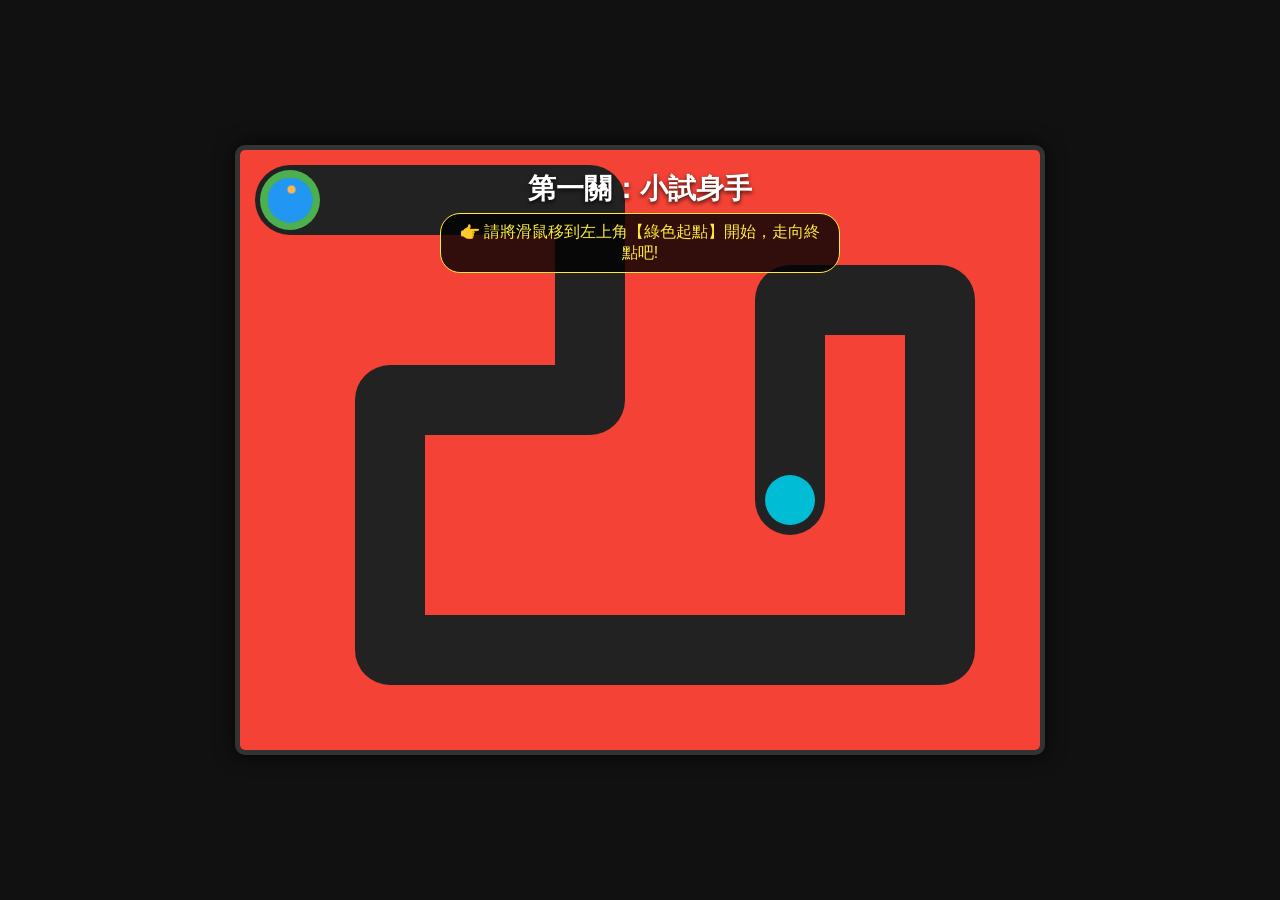
<file: 小精靈.html>
<!DOCTYPE html>
<html lang="zh-TW">
<head>
    <meta charset="UTF-8">
    <meta name="viewport" content="width=device-width, initial-scale=1.0">
    <title>小精靈電流急急棒 - 雙關卡版</title>
    <style>
        body {
            margin: 0;
            padding: 0;
            background-color: #111;
            overflow: hidden;
            height: 100vh;
            display: flex;
            justify-content: center;
            align-items: center;
            font-family: Arial, sans-serif;
            user-select: none;
        }

        #game-wrapper {
            position: relative;
            width: 800px;
            height: 600px;
            border: 5px solid #333;
            border-radius: 10px;
            box-shadow: 0 0 20px rgba(0,0,0,0.8);
            overflow: hidden;
        }

        #mazeCanvas {
            position: absolute;
            top: 0;
            left: 0;
            z-index: 1;
        }

        /* 上方提示資訊 */
        #info-panel {
            position: absolute;
            top: 20px;
            left: 50%;
            transform: translateX(-50%);
            z-index: 8;
            text-align: center;
            pointer-events: none;
        }

        #level-title {
            color: #fff;
            font-size: 28px;
            font-weight: bold;
            margin-bottom: 5px;
            text-shadow: 0 2px 4px rgba(0,0,0,0.8);
        }

        #hint-text {
            color: #ffeb3b;
            font-size: 16px;
            background: rgba(0,0,0,0.8);
            padding: 8px 16px;
            border-radius: 20px;
            border: 1px solid #ffeb3b;
            display: block;
        }

        #food {
            position: absolute;
            width: 16px;
            height: 16px;
            background-color: #ffeb3b;
            border-radius: 50%;
            pointer-events: none;
            transform: translate(-50%, -50%);
            box-shadow: 0 0 10px #ffeb3b;
            z-index: 10;
            display: none;
        }

        #pacman-container {
            position: absolute;
            width: 45px;
            height: 45px;
            transform: translate(-50%, -50%);
            will-change: transform;
            pointer-events: none;
            z-index: 5;
        }

        .pacman {
            position: absolute;
            width: 45px;
            height: 45px;
            background-color: #2196f3;
            border-radius: 50%;
            clip-path: polygon(100% 50%, 50% 50%, 100% 50%, 100% 0, 0 0, 0 100%, 100% 100%);
            animation: chompSmooth 0.25s ease-in-out infinite alternate;
        }

        .eye {
            position: absolute;
            top: 8px;
            left: 20px;
            width: 8px;
            height: 8px;
            background-color: #ffb74d;
            border-radius: 50%;
            z-index: 6;
        }

        @keyframes chompSmooth {
            0% { clip-path: polygon(100% 50%, 50% 50%, 100% 50%, 100% 0, 0 0, 0 100%, 100% 100%); }
            100% { clip-path: polygon(100% 50%, 50% 50%, 100% 15%, 100% 0, 0 0, 0 100%, 100% 100%, 100% 85%); }
        }

        /* 遮罩面板 */
        .game-mask {
            position: fixed;
            top: 0;
            left: 0;
            width: 100vw;
            height: 100vh;
            background-color: rgba(0, 0, 0, 0.9);
            color: #fff;
            display: flex;
            flex-direction: column;
            justify-content: center;
            align-items: center;
            z-index: 100;
            visibility: hidden;
            opacity: 0;
            transition: visibility 0s, opacity 0.3s;
        }

        .game-mask h1 { font-size: 64px; margin: 0 0 10px 0; }
        .game-mask p { font-size: 24px; margin: 0 0 30px 0; }

        #game-over-mask h1 { color: #f44336; text-shadow: 0 0 10px rgba(244,67,54,0.5); }
        #game-win-mask h1 { color: #4caf50; text-shadow: 0 0 10px rgba(76,175,80,0.5); }

        .btn {
            padding: 15px 40px;
            font-size: 20px;
            color: white;
            border: none;
            border-radius: 8px;
            cursor: pointer;
            transition: background 0.2s;
        }
        .btn-restart { background-color: #2196f3; }
        .btn-restart:hover { background-color: #1976d2; }
        .btn-next { background-color: #4caf50; }
        .btn-next:hover { background-color: #388e3c; }
    </style>
</head>
<body>

    <div id="game-wrapper">
        <div id="info-panel">
            <div id="level-title">第一關：小試身手</div>
            <div id="hint-text">👉 請將滑鼠移到左上角【綠色起點】開始，走向終點吧!</div>
        </div>
        
        <canvas id="mazeCanvas" width="800" height="600"></canvas>
        <div id="food"></div>
        <div id="pacman-container">
            <div class="eye"></div>
            <div class="pacman"></div>
        </div>
    </div>

    <!-- GAME OVER 畫面 -->
    <div id="game-over-mask" class="game-mask">
        <h1>GAME OVER</h1>
        <p id="death-reason">💥 撞到迷宮牆壁了！</p>
        <button class="btn btn-restart" onclick="resetGame()">重新挑戰</button>
    </div>

    <!-- GAME WIN 畫面 -->
    <div id="game-win-mask" class="game-mask">
        <h1 id="win-title">VICTORY!</h1>
        <p id="win-reason">🎉 恭喜通過第一關！準備好迎接終極挑戰了嗎？</p>
        <button id="win-btn" class="btn btn-next" onclick="nextLevel()">進入下一關</button>
    </div>

    <script>
        const canvas = document.getElementById('mazeCanvas');
        const ctx = canvas.getContext('2d', { willReadFrequently: true });
        const food = document.getElementById('food');
        const pacman = document.getElementById('pacman-container');
        const gameOverMask = document.getElementById('game-over-mask');
        const gameWinMask = document.getElementById('game-win-mask');
        const levelTitle = document.getElementById('level-title');
        const hintText = document.getElementById('hint-text');
        const deathReason = document.getElementById('death-reason');
        const winTitle = document.getElementById('win-title');
        const winReason = document.getElementById('win-reason');
        const winBtn = document.getElementById('win-btn');

        let currentLevel = 1; // 追蹤目前關卡：1 代表簡單，2 代表地獄
        let isGameOver = false;
        let isPlaying = false; 
        
        let mouseX = 50;
        let mouseY = 50;
        let pacmanX = 50;
        let pacmanY = 50;
        const ease = 0.07; // 第二關小精靈追逐速度

        function drawMaze() {
            ctx.fillStyle = '#f44336'; 
            ctx.fillRect(0, 0, canvas.width, canvas.height);

            ctx.strokeStyle = '#222222'; 
            ctx.lineWidth = 70;
            ctx.lineCap = 'round';
            ctx.lineJoin = 'round';

            ctx.beginPath();
            ctx.moveTo(50, 50);     
            ctx.lineTo(350, 50);    
            ctx.lineTo(350, 250);   
            ctx.lineTo(150, 250);   
            ctx.lineTo(150, 500);   
            ctx.lineTo(700, 500);   
            ctx.lineTo(700, 150);   
            ctx.lineTo(550, 150);   
            ctx.lineTo(550, 350);   
            ctx.stroke();

            ctx.fillStyle = '#4caf50';
            ctx.beginPath();
            ctx.arc(50, 50, 30, 0, Math.PI * 2);
            ctx.fill();

            ctx.fillStyle = '#00bcd4';
            ctx.beginPath();
            ctx.arc(550, 350, 25, 0, Math.PI * 2);
            ctx.fill();
        }

        // 初始化/重置當前關卡
        function resetGame() {
            isGameOver = false;
            isPlaying = false; 
            
            gameOverMask.style.visibility = 'hidden';
            gameOverMask.style.opacity = '0';
            gameWinMask.style.visibility = 'hidden';
            gameWinMask.style.opacity = '0';
            
            food.style.display = 'none'; 
            canvas.style.cursor = 'default'; 

            if (currentLevel === 1) {
                levelTitle.innerText = "第一關：小試身手";
                hintText.innerHTML = "👉 請將滑鼠移到左上角【綠色起點】開始，走向終點吧!";
            } else {
                levelTitle.innerText = "第二關：終極挑戰 🔥";
                hintText.innerHTML = "⚠️ 警告：別走太慢！小精靈醒來要吃掉你了！";
            }

            // 小精靈重置回起點
            pacmanX = 50;
            pacmanY = 50;
            pacman.style.transform = `translate(-50%, -50%) translate(50px, 50px) rotate(0deg)`;

            drawMaze();
        }

        // 贏了之後前往下一關
        function nextLevel() {
            if (currentLevel === 1) {
                currentLevel = 2;
                resetGame();
            } else {
                // 如果第二關也贏了，重頭來過
                currentLevel = 1;
                resetGame();
            }
        }

        canvas.addEventListener('mousemove', (e) => {
            if (isGameOver) return;

            const rect = canvas.getBoundingClientRect();
            const currentMouseX = e.clientX - rect.left;
            const currentMouseY = e.clientY - rect.top;

            if (!isPlaying) {
                const distToStart = Math.hypot(currentMouseX - 50, currentMouseY - 50);
                if (distToStart < 30) {
                    isPlaying = true; 
                    food.style.display = 'block';
                    canvas.style.cursor = 'none'; 
                    
                    if (currentLevel === 2) {
                        // 第二關開局時，小精靈從左方稍微退後，給玩家一點起跑反應時間
                        pacmanX = 20;
                        pacmanY = 50;
                    }
                } else {
                    return; 
                }
            }

            mouseX = currentMouseX;
            mouseY = currentMouseY;

            food.style.left = mouseX + 'px';
            food.style.top = mouseY + 'px';

            const pixel = ctx.getImageData(mouseX, mouseY, 1, 1).data;
            const r = pixel[0];
            const g = pixel[1];
            const b = pixel[2];

            if (r === 0 && g === 188 && b === 212) {
                winGame();
                return;
            }

            if (r > 200 && g < 100 && b < 100) {
                failGame("💥 糟糕！撞到迷宮牆壁了！");
            }
        });

        canvas.addEventListener('mouseleave', () => {
            if (isPlaying && !isGameOver) failGame("👋 滑鼠不能逃離迷宮區域喔！");
        });

        function failGame(reason) {
            isGameOver = true;
            isPlaying = false;
            deathReason.innerText = reason;
            gameOverMask.style.visibility = 'visible';
            gameOverMask.style.opacity = '1';
        }

        function winGame() {
            isGameOver = true;
            isPlaying = false;
            
            if (currentLevel === 1) {
                winTitle.innerText = "LEVEL CLEAR!";
                winReason.innerText = "🎉 恭喜通過第一關！準備好迎接終極挑戰了嗎？";
                winBtn.innerText = "進入第二關 (終極挑戰)";
                winBtn.className = "btn btn-next";
            } else {
                winTitle.innerText = "神級玩家！🏆";
                winReason.innerText = "👑 太瘋狂了！你成功甩掉飢餓的小精靈，完成了終極挑戰！";
                winBtn.innerText = "再挑戰一次";
                winBtn.className = "btn btn-restart";
            }
            
            gameWinMask.style.visibility = 'visible';
            gameWinMask.style.opacity = '1';
        }

        function animate() {
            if (isPlaying && !isGameOver) {
                // 只有在【第二關】的時候，小精靈才會移動並觸發追逐碰撞偵測
                if (currentLevel === 2) {
                    pacmanX += (mouseX - pacmanX) * ease;
                    pacmanY += (mouseY - pacmanY) * ease;

                    const angleX = mouseX - pacmanX;
                    const angleY = mouseY - pacmanY;
                    let angle = Math.atan2(angleY, angleX) * (180 / Math.PI);

                    pacman.style.transform = `translate(-50%, -50%) translate(${pacmanX}px, ${pacmanY}px) rotate(${angle}deg)`;

                    // 被吃掉的距離偵測
                    const distance = Math.hypot(mouseX - pacmanX, mouseY - pacmanY);
                    if (distance < 20) {
                        failGame("😱 走太慢了！食物被小精靈追上吃掉了！");
                    }
                } else {
                    // 第一關：小精靈待在起點不動，嘴巴正常咬合，面朝右邊
                    pacman.style.transform = `translate(-50%, -50%) translate(50px, 50px) rotate(0deg)`;
                }
            }
            requestAnimationFrame(animate);
        }

        resetGame();
        animate();
    </script>
</body>
</html>
</file>
<file: css/volleyball copy.css>
* {
    box-sizing: border-box;

}

body{
    margin: 0;
    width: 100%;
    height: 100vh;
display: flex;

}
@media (max-width:1200px) {
    body {flex-direction: column;}
}
a {
    text-decoration: none;
}

.nav {
    background-color: rgb(240, 113, 28);
    width: 366px;
    height: 100vh;
    padding: 40px;

}
@media (max-width:1200px) {
    .nav {
        width: 100%;
        height: 100px;
        padding: 10px ;
        display: flex;
        justify-content: space-between;
    }
}
@media (max-width:660px) {
    .nav {
        display: flex;
        position: relative;
    }}
.logo {
    /* background-color: darkcyan; */
    width: 200px;
    height: 200px;
    background-image: url(../img/man.jpg);
    background-position: center;
    background-size: cover;
    margin-bottom: 50px;
    border-radius: 10px;
    /* margin: auto; */
    display: flex;
    justify-self: center;
    /* align-items: center; */
    /* transform: translate(-50%,-50%);
    position: absolute;
        left: 50%;
        top: 50%; */
}
.logo:hover{
    background-image: url(https://media.istockphoto.com/id/153214827/zh/%E5%90%91%E9%87%8F/volleyball-meteor.jpg?s=612x612&w=0&k=20&c=Xbeo2hX1_RurhmUaj4BFSHBFUgaJLuIvjjeGEW464o0=);
box-shadow: 5px 5px 20px black;

}
@media (max-width:1200px) {
    .logo {
        width: 80px;
        height: 80px;
    }
}
@media (max-width:660px) {
   
    .logo {
        transform: translate(-50%,-50%);
    position: absolute;
        left: 50%;
        top: 50%;
        
    }}
.nav-btn-all {
    width: auto;
    /* margin: auto; */
}
@media (max-width:1200px) {
   
    .nav-btn-all{
        display: flex;
        flex-direction: row
    }
}
@media (max-width:660px) {
    .nav-btn-all {
        width: 70%;
        display: none;
        position: absolute;
        left: 30px;
        top: 100%;
        z-index: 999;
        flex-direction: column;
    }}
.nav-btn {
    background-color: rgb(29, 16, 104);
    padding: 0 10px;
    font-size: 32px;
    text-align: center;
    line-height: 70px;
    font-weight: bold;
    color: white;
    border-radius: 10px;
    border: 3px solid rgb(244, 142, 53);
    margin-bottom: 1px;
    font-family: Arial, Helvetica, sans-serif;
}
.nav-btn:hover{
color: orangered;
scale: 1.1;
}

@media (max-width:1200px) {
    .nav-btn {
        width: auto;
        font-size: 26px;
        margin-left: 10px;
    }
}

@media (max-width:660px) {
   
    .nav-btn {
        
        height: 100%;
        font-size: 38px;
    }
}


.container {
    background-color: rgb(28, 4, 116);
    width: calc(100% - 366px);
    height: 100vh;
    /* padding-top: calc((100vh - 570px)/2); */
    display: flex;
    align-items: center;
    justify-content:center;
    
    
}
@media (max-width:1200px) {
    .container {

        width: 100%;
        height: calc(100vh - 100px);
        padding: 15px;

    }}
    @media (max-width:660px) {
    .container {
        padding:0;
    }
}

.content {
    width: 960px;
    height: 570px;
    border-radius: 30px;
    display: flex;
justify-content: space-between;
align-items: center;
}

@media (max-width:1400px) {
    .content {
        width: 800px;
    flex-wrap: wrap;
    }
}

@media (max-width:1200px) {
 
    .content {
        width: 100%;
        height: 100%;
    }
}

.img {
    width: calc((100% - 10px*2)/3);
    height: 100%;
    background-size: cover;
    background-position: center;
    /* border-radius: 30px; */
    /* z-index: 9; */
}

@media (max-width:1400px) {
    .img {

        height: calc(50% - 5px);
    }
}
@media (max-width:660px) {
    .img {
        height: calc(100%/3);
    }
}


.img:hover {
    transition: 0.3s;
    opacity: 0.8;
    scale: 0.8;
}

.img-1 {
    background-image: url(../img/team.jpg);
}

.img-2 {
    background-image: url(../img/look.jpg);
}

.img-3 {
    background-image: url(../img/character.jpg);
}

@media (max-width:1400px) {
    .img-1 {
        width: 100%;
        margin-bottom: 10px;
        background-position: top;
    }

    .img-2 {
        width: calc(50% - 5px);

    }

    .img-3 {
        width: calc(50% - 5px);
    }
}@media (max-width:660px) {
    .img-1 {
        width: 100%;
        background-position: top;
        margin: unset;
    }

    .img-2 {
        width: 100%;

    }

    .img-3 {
        width: 100%;
        /* height: calc(100%/3); */
    }
}

/* ==============手機板============== */

label.ham-btn {

    width: 120px;
    height: 120px;
    background-image: url(../img/ball.png);
    background-position: center;
    background-size: cover;
    border-radius: 50%;
    margin: auto;
    display: none;
    position: absolute;
    top: -10px;
}

label.ham-btn:hover {
    transform: translateX(50px) rotate(180deg);
    
}

@media (max-width:660px) {
    label.ham-btn {
        
        display: block;
    }

}

#ham-btn-switch:checked~.nav-btn-all {
    display: flex;  
}
</file>
